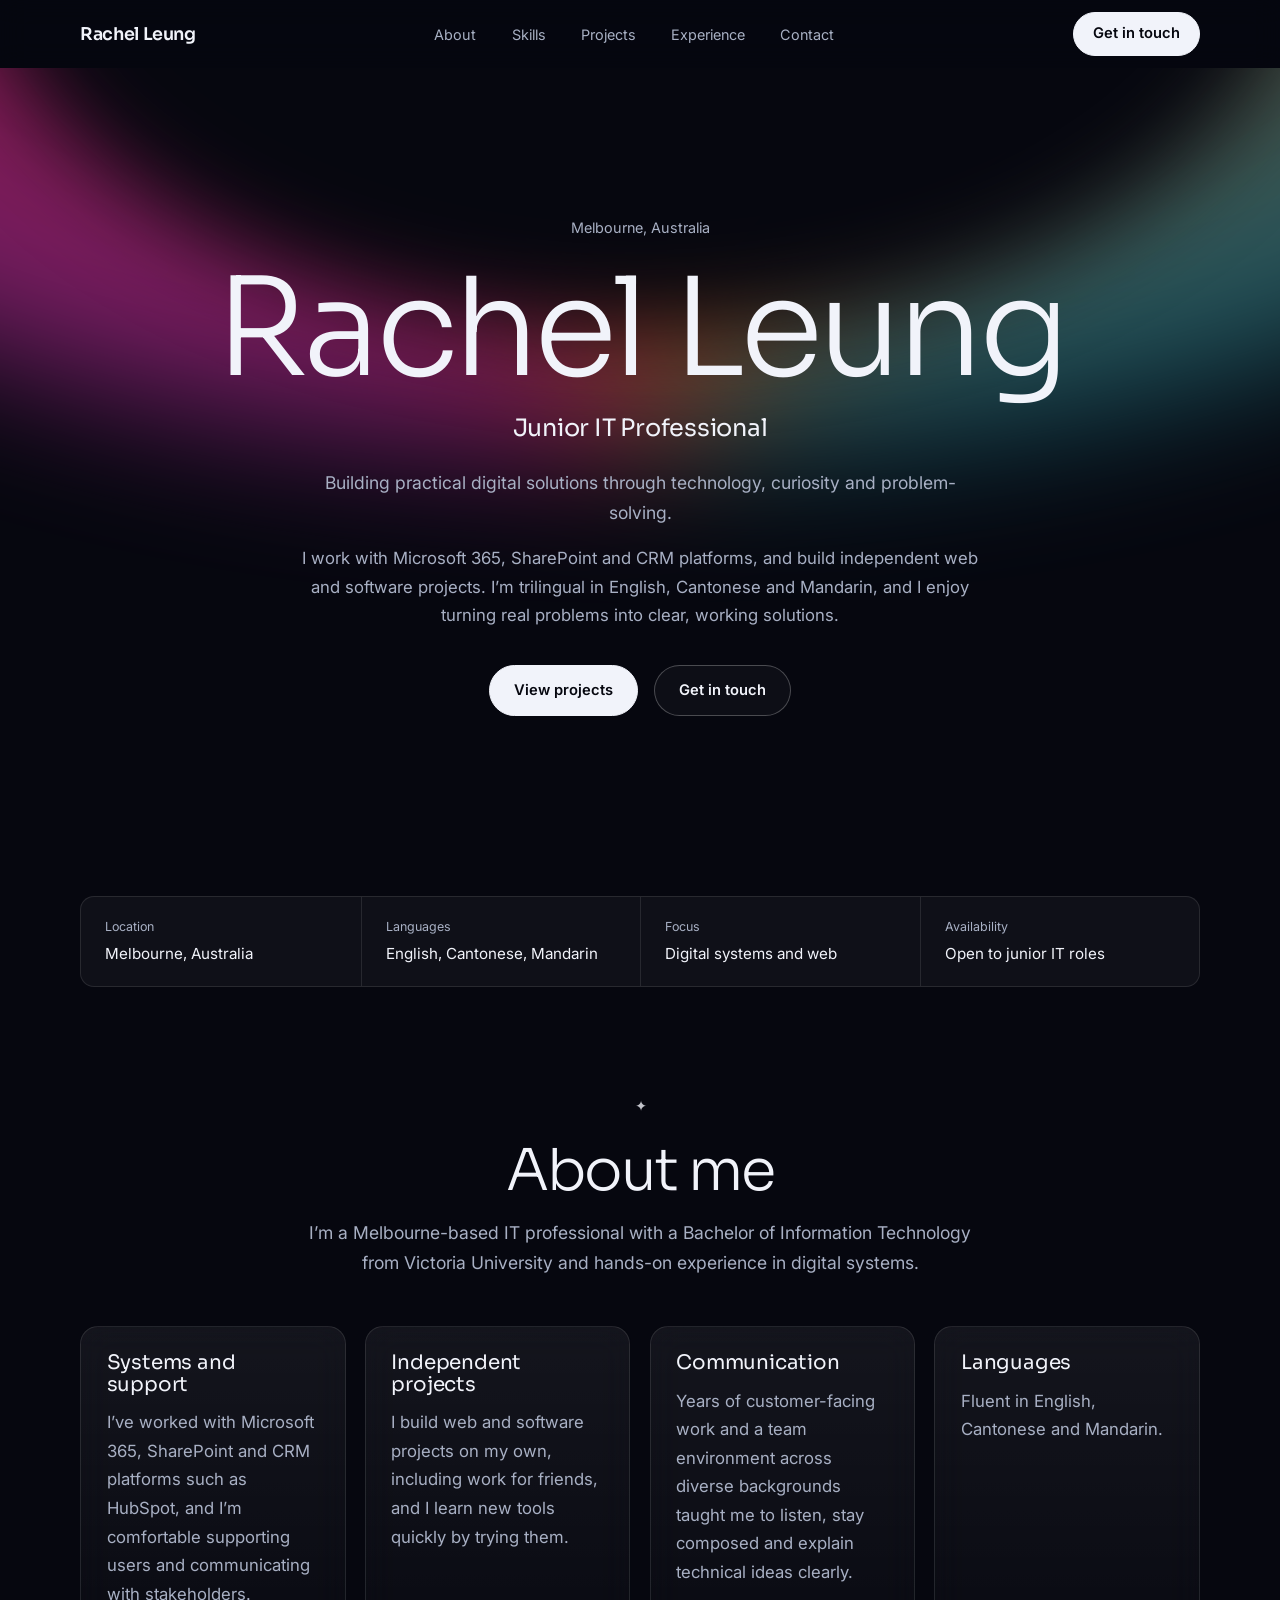
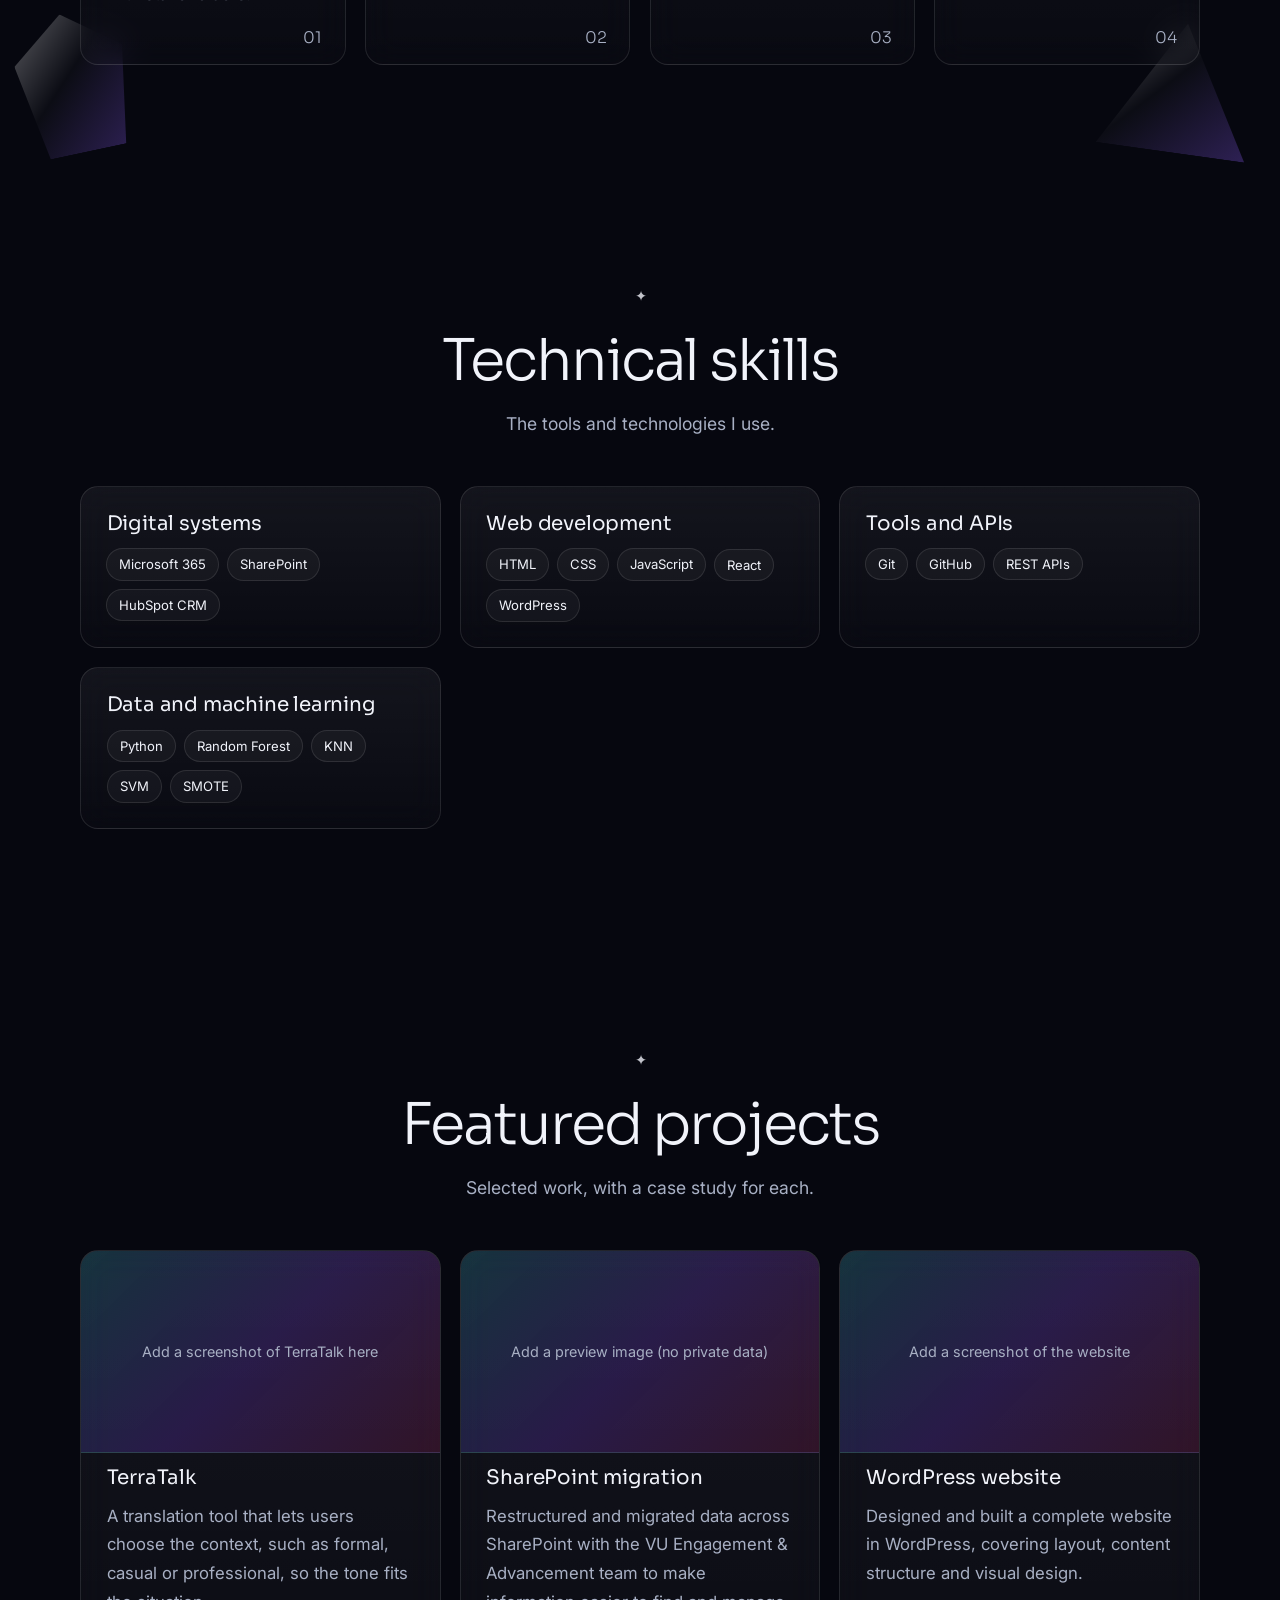
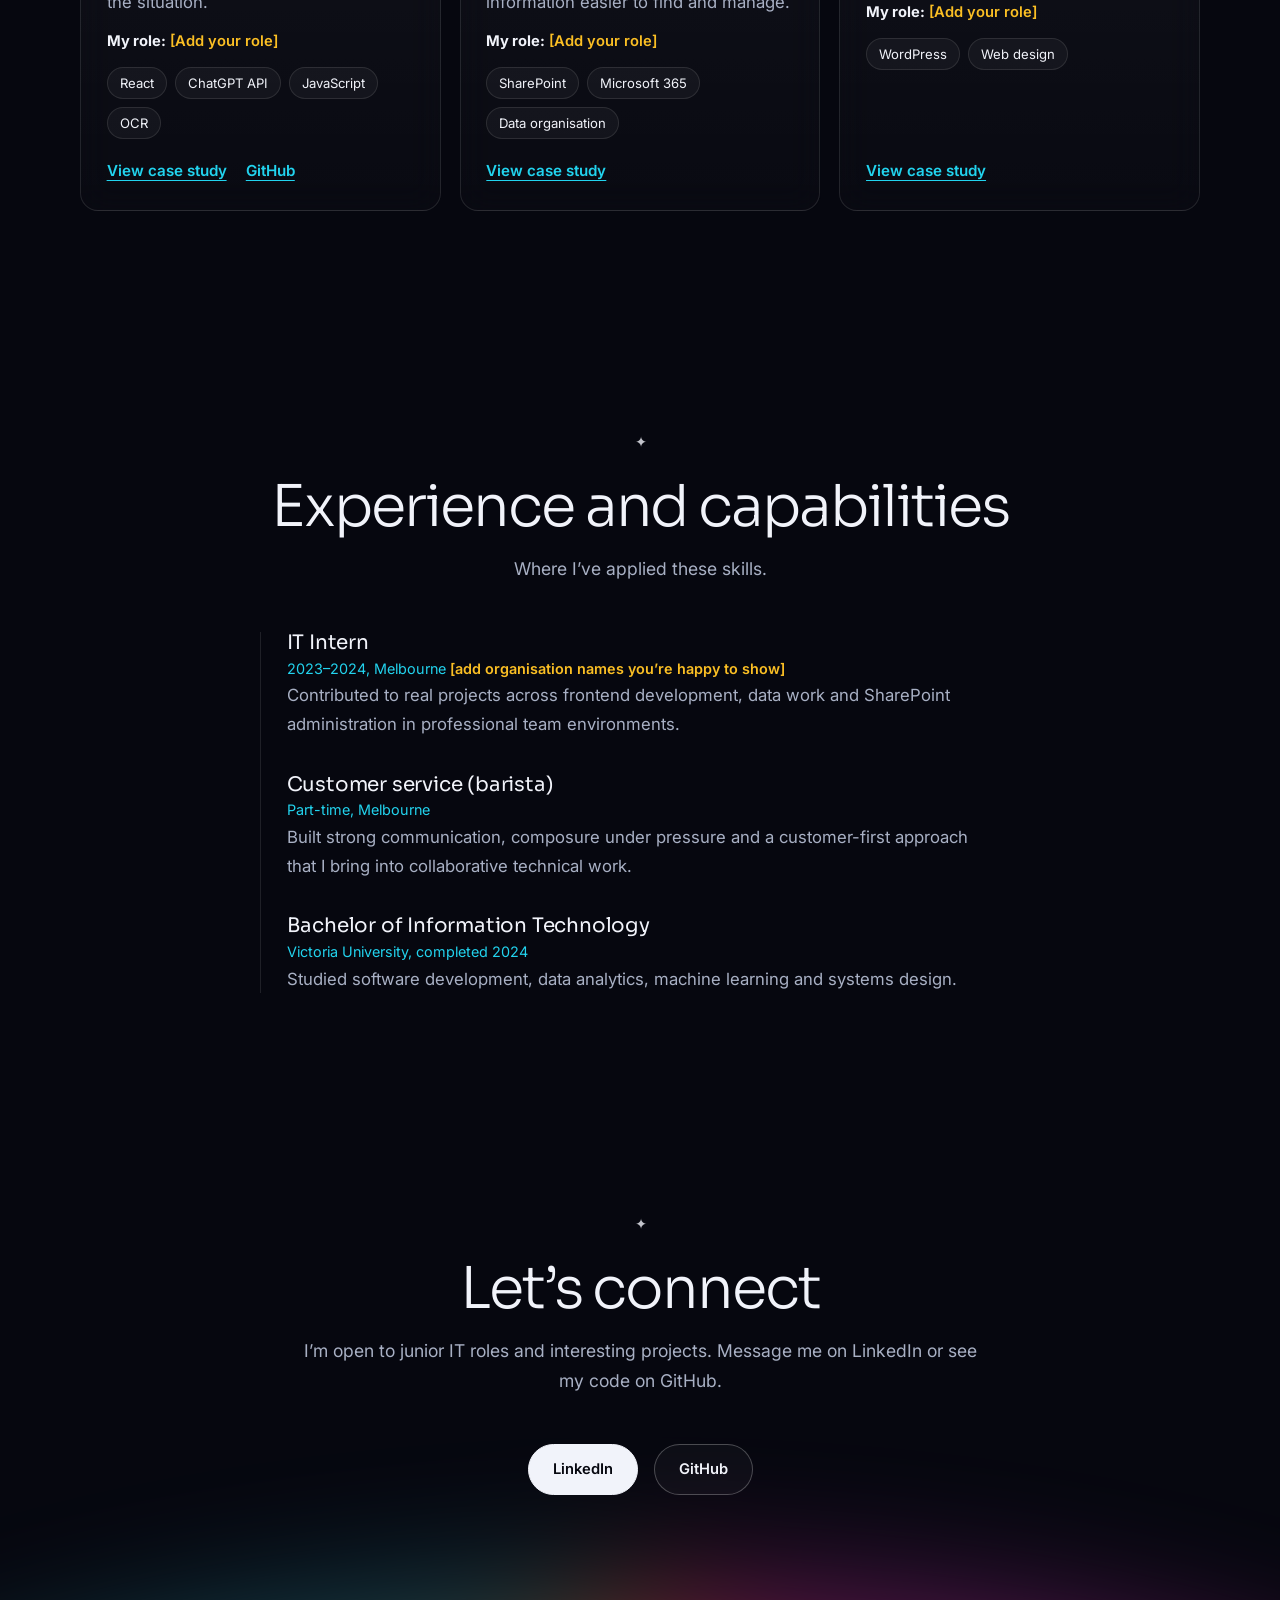
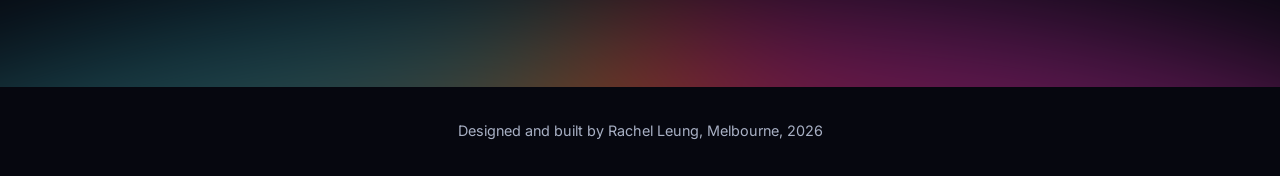
<file: index.html>
<!DOCTYPE html>
<html lang="en-AU">
<head>
<meta charset="utf-8">
<meta name="viewport" content="width=device-width, initial-scale=1">
<title>Rachel Leung | Junior IT Professional</title>
<meta name="description" content="Rachel Leung is a Junior IT Professional in Melbourne working with Microsoft 365, SharePoint, CRM platforms and web technologies.">
<link rel="preconnect" href="https://fonts.googleapis.com">
<link rel="preconnect" href="https://fonts.gstatic.com" crossorigin>
<link href="https://fonts.googleapis.com/css2?family=Inter:wght@400;600&family=Sora:wght@300;400;600&display=swap" rel="stylesheet">
<link rel="stylesheet" href="style.css">
<script>document.documentElement.classList.add("js")</script>
</head>
<body>
<a class="skip" href="#main">Skip to content</a>
<header id="top">
<nav class="wrap" aria-label="Main">
<a class="logo" href="#top">Rachel Leung</a>
<button class="menu" aria-expanded="false" aria-controls="links">Menu</button>
<ul class="links" id="links">
<li><a href="#about">About</a></li>
<li><a href="#skills">Skills</a></li>
<li><a href="#projects">Projects</a></li>
<li><a href="#experience">Experience</a></li>
<li><a href="#contact">Contact</a></li>
</ul>
<a class="btn cta" href="#contact">Get in touch</a>
</nav>
</header>

<main id="main">
<section class="hero">
<div class="aurora" aria-hidden="true"></div>
<div class="wrap">
<p class="kicker">Melbourne, Australia</p>
<h1>Rachel Leung</h1>
<p class="role">Junior IT Professional</p>
<p class="tag">Building practical digital solutions through technology, curiosity and problem-solving.</p>
<p class="intro">I work with Microsoft 365, SharePoint and CRM platforms, and build independent web and software projects. I’m trilingual in English, Cantonese and Mandarin, and I enjoy turning real problems into clear, working solutions.</p>
<div class="btns">
<a class="btn primary" href="#projects">View projects</a>
<a class="btn ghost" href="#contact">Get in touch</a>
</div>
</div>
</section>

<div class="wrap">
<dl class="strip">
<div><dt>Location</dt><dd>Melbourne, Australia</dd></div>
<div><dt>Languages</dt><dd>English, Cantonese, Mandarin</dd></div>
<div><dt>Focus</dt><dd>Digital systems and web</dd></div>
<div><dt>Availability</dt><dd>Open to junior IT roles</dd></div>
</dl>
</div>

<section id="about">
<span class="crystal c1" aria-hidden="true"></span><span class="crystal c2" aria-hidden="true"></span>
<div class="wrap reveal">
<h2>About me</h2>
<p class="lead">I’m a Melbourne-based IT professional with a Bachelor of Information Technology from Victoria University and hands-on experience in digital systems.</p>
<div class="grid g2">
<div class="card"><h3>Systems and support</h3><p>I’ve worked with Microsoft 365, SharePoint and CRM platforms such as HubSpot, and I’m comfortable supporting users and communicating with stakeholders.</p></div>
<div class="card"><h3>Independent projects</h3><p>I build web and software projects on my own, including work for friends, and I learn new tools quickly by trying them.</p></div>
<div class="card"><h3>Communication</h3><p>Years of customer-facing work and a team environment across diverse backgrounds taught me to listen, stay composed and explain technical ideas clearly.</p></div>
<div class="card"><h3>Languages</h3><p>Fluent in English, Cantonese and Mandarin.</p></div>
</div>
</div>
</section>

<section id="skills">
<div class="wrap reveal">
<h2>Technical skills</h2>
<p class="lead">The tools and technologies I use.</p>
<div class="grid g3">
<div class="card skill"><h3>Digital systems</h3><ul class="chips"><li>Microsoft 365</li><li>SharePoint</li><li>HubSpot CRM</li></ul></div>
<div class="card skill"><h3>Web development</h3><ul class="chips"><li>HTML</li><li>CSS</li><li>JavaScript</li><li>React</li><li>WordPress</li></ul></div>
<div class="card skill"><h3>Tools and APIs</h3><ul class="chips"><li>Git</li><li>GitHub</li><li>REST APIs</li></ul></div>
<!-- Optional: delete this card if you prefer not to show data skills -->
<div class="card skill"><h3>Data and machine learning</h3><ul class="chips"><li>Python</li><li>Random Forest</li><li>KNN</li><li>SVM</li><li>SMOTE</li></ul></div>
</div>
</div>
</section>

<section id="projects">
<div class="wrap">
<h2>Featured projects</h2>
<p class="lead">Selected work, with a case study for each.</p>
<div class="grid g3">

<article class="card project reveal">
<!-- To add a screenshot: replace the div below with <img src="assets/images/terratalk.png" alt="TerraTalk screenshot"> inside .preview -->
<div class="preview">Add a screenshot of TerraTalk here</div>
<div class="pbody">
<h3>TerraTalk</h3>
<p>A translation tool that lets users choose the context, such as formal, casual or professional, so the tone fits the situation.</p>
<p class="role-line"><strong>My role:</strong> <span class="ph">[Add your role]</span></p>
<ul class="chips"><li>React</li><li>ChatGPT API</li><li>JavaScript</li><li>OCR</li></ul>
<div class="plinks"><a href="projects/terratalk.html">View case study</a><a href="https://github.com/rachintech">GitHub</a></div>
</div>
</article>

<article class="card project reveal">
<div class="preview">Add a preview image (no private data)</div>
<div class="pbody">
<h3>SharePoint migration</h3>
<p>Restructured and migrated data across SharePoint with the VU Engagement &amp; Advancement team to make information easier to find and manage.</p>
<p class="role-line"><strong>My role:</strong> <span class="ph">[Add your role]</span></p>
<ul class="chips"><li>SharePoint</li><li>Microsoft 365</li><li>Data organisation</li></ul>
<div class="plinks"><a href="projects/sharepoint-migration.html">View case study</a></div>
</div>
</article>

<!-- Swap this card for Terno App or WIRE if you prefer; copy the same structure -->
<article class="card project reveal">
<div class="preview">Add a screenshot of the website</div>
<div class="pbody">
<h3>WordPress website</h3>
<p>Designed and built a complete website in WordPress, covering layout, content structure and visual design.</p>
<p class="role-line"><strong>My role:</strong> <span class="ph">[Add your role]</span></p>
<ul class="chips"><li>WordPress</li><li>Web design</li></ul>
<div class="plinks"><a href="projects/wordpress-website.html">View case study</a></div>
</div>
</article>

</div>
</div>
</section>

<section id="experience">
<div class="wrap reveal">
<h2>Experience and capabilities</h2>
<p class="lead">Where I’ve applied these skills.</p>
<div class="tl">
<div><h3>IT Intern</h3><p class="when">2023–2024, Melbourne <span class="ph">[add organisation names you’re happy to show]</span></p><p>Contributed to real projects across frontend development, data work and SharePoint administration in professional team environments.</p></div>
<div><h3>Customer service (barista)</h3><p class="when">Part-time, Melbourne</p><p>Built strong communication, composure under pressure and a customer-first approach that I bring into collaborative technical work.</p></div>
<div><h3>Bachelor of Information Technology</h3><p class="when">Victoria University, completed 2024</p><p>Studied software development, data analytics, machine learning and systems design.</p></div>
</div>
</div>
</section>

<section id="contact" class="contact">
<div class="wrap reveal">
<h2>Let’s connect</h2>
<p class="lead">I’m open to junior IT roles and interesting projects. Message me on LinkedIn or see my code on GitHub.</p>
<div class="btns">
<a class="btn primary" href="https://www.linkedin.com/in/rach-leung/">LinkedIn</a>
<a class="btn ghost" href="https://github.com/rachintech">GitHub</a>
</div>
</div>
</section>
</main>

<footer><div class="wrap">Designed and built by Rachel Leung, Melbourne, <span id="year">2026</span></div></footer>
<script src="script.js"></script>
</body>
</html>
</file>
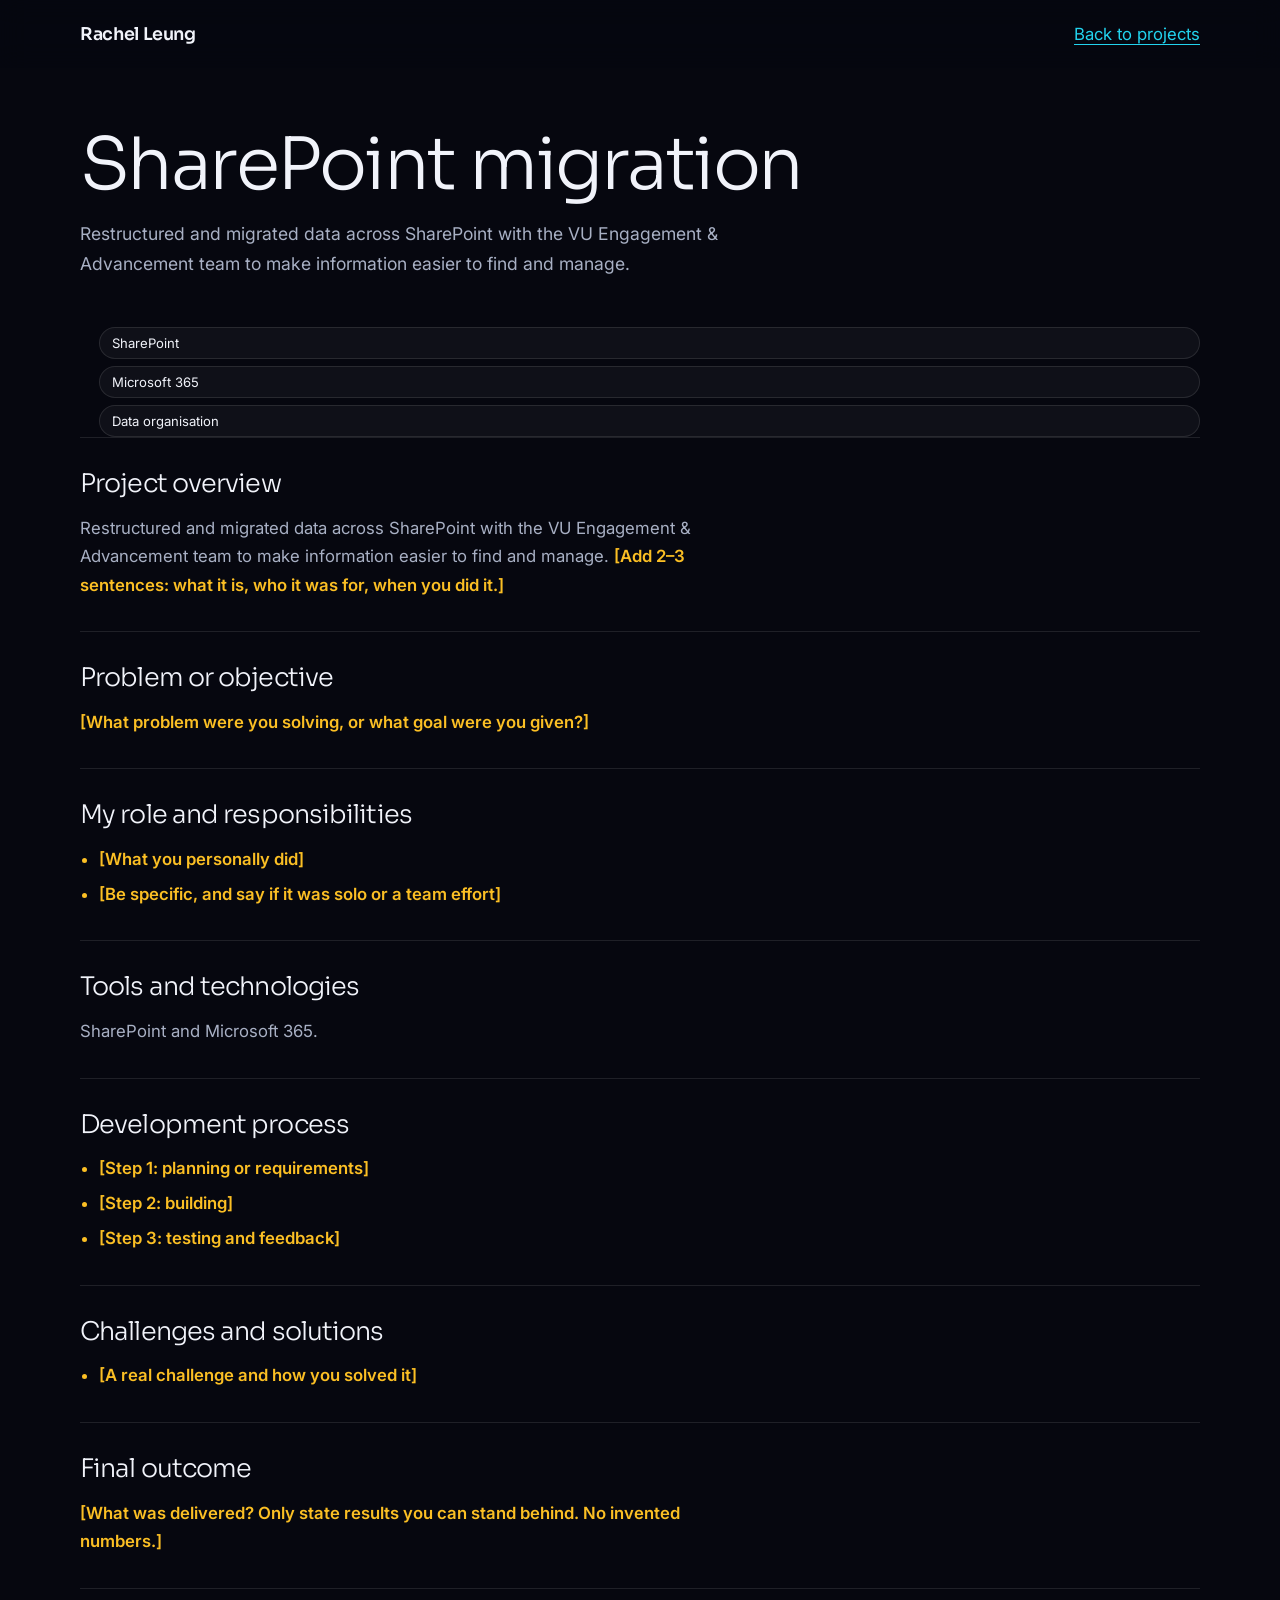
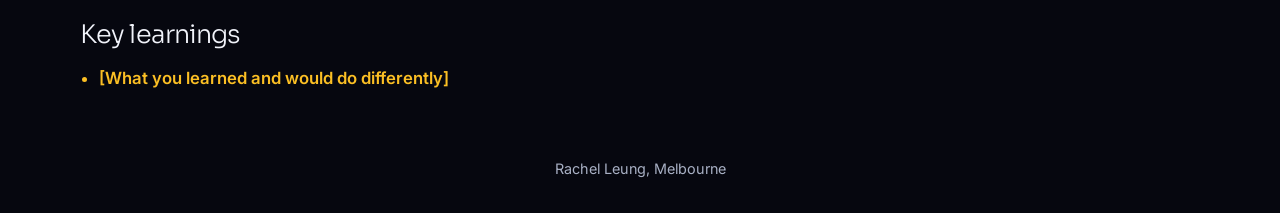
<file: projects/sharepoint-migration.html>
<!DOCTYPE html>
<html lang="en-AU">
<head>
<meta charset="utf-8">
<meta name="viewport" content="width=device-width, initial-scale=1">
<title>SharePoint migration | Rachel Leung</title>
<link rel="preconnect" href="https://fonts.googleapis.com">
<link rel="preconnect" href="https://fonts.gstatic.com" crossorigin>
<link href="https://fonts.googleapis.com/css2?family=Inter:wght@400;600&family=Sora:wght@300;400;600&display=swap" rel="stylesheet">
<link rel="stylesheet" href="../style.css">
</head>
<body>
<a class="skip" href="#main">Skip to content</a>
<header><nav class="wrap" aria-label="Main"><a class="logo" href="../index.html">Rachel Leung</a><a class="back" href="../index.html#projects">Back to projects</a></nav></header>
<main id="main" class="wrap case">
<h1>SharePoint migration</h1>
<p class="lead">Restructured and migrated data across SharePoint with the VU Engagement &amp; Advancement team to make information easier to find and manage.</p>
<ul class="chips"><li>SharePoint</li><li>Microsoft 365</li><li>Data organisation</li></ul>

<section><h2>Project overview</h2><p>Restructured and migrated data across SharePoint with the VU Engagement &amp; Advancement team to make information easier to find and manage. <span class="ph">[Add 2–3 sentences: what it is, who it was for, when you did it.]</span></p></section>
<section><h2>Problem or objective</h2><p class="ph">[What problem were you solving, or what goal were you given?]</p></section>
<section><h2>My role and responsibilities</h2><ul><li class="ph">[What you personally did]</li><li class="ph">[Be specific, and say if it was solo or a team effort]</li></ul></section>
<section><h2>Tools and technologies</h2><p>SharePoint and Microsoft 365.</p></section>
<section><h2>Development process</h2><ul><li class="ph">[Step 1: planning or requirements]</li><li class="ph">[Step 2: building]</li><li class="ph">[Step 3: testing and feedback]</li></ul></section>
<section><h2>Challenges and solutions</h2><ul><li class="ph">[A real challenge and how you solved it]</li></ul></section>
<section><h2>Final outcome</h2><p class="ph">[What was delivered? Only state results you can stand behind. No invented numbers.]</p></section>
<section><h2>Key learnings</h2><ul><li class="ph">[What you learned and would do differently]</li></ul></section>
</main>
<footer><div class="wrap">Rachel Leung, Melbourne</div></footer>
</body>
</html>
</file>
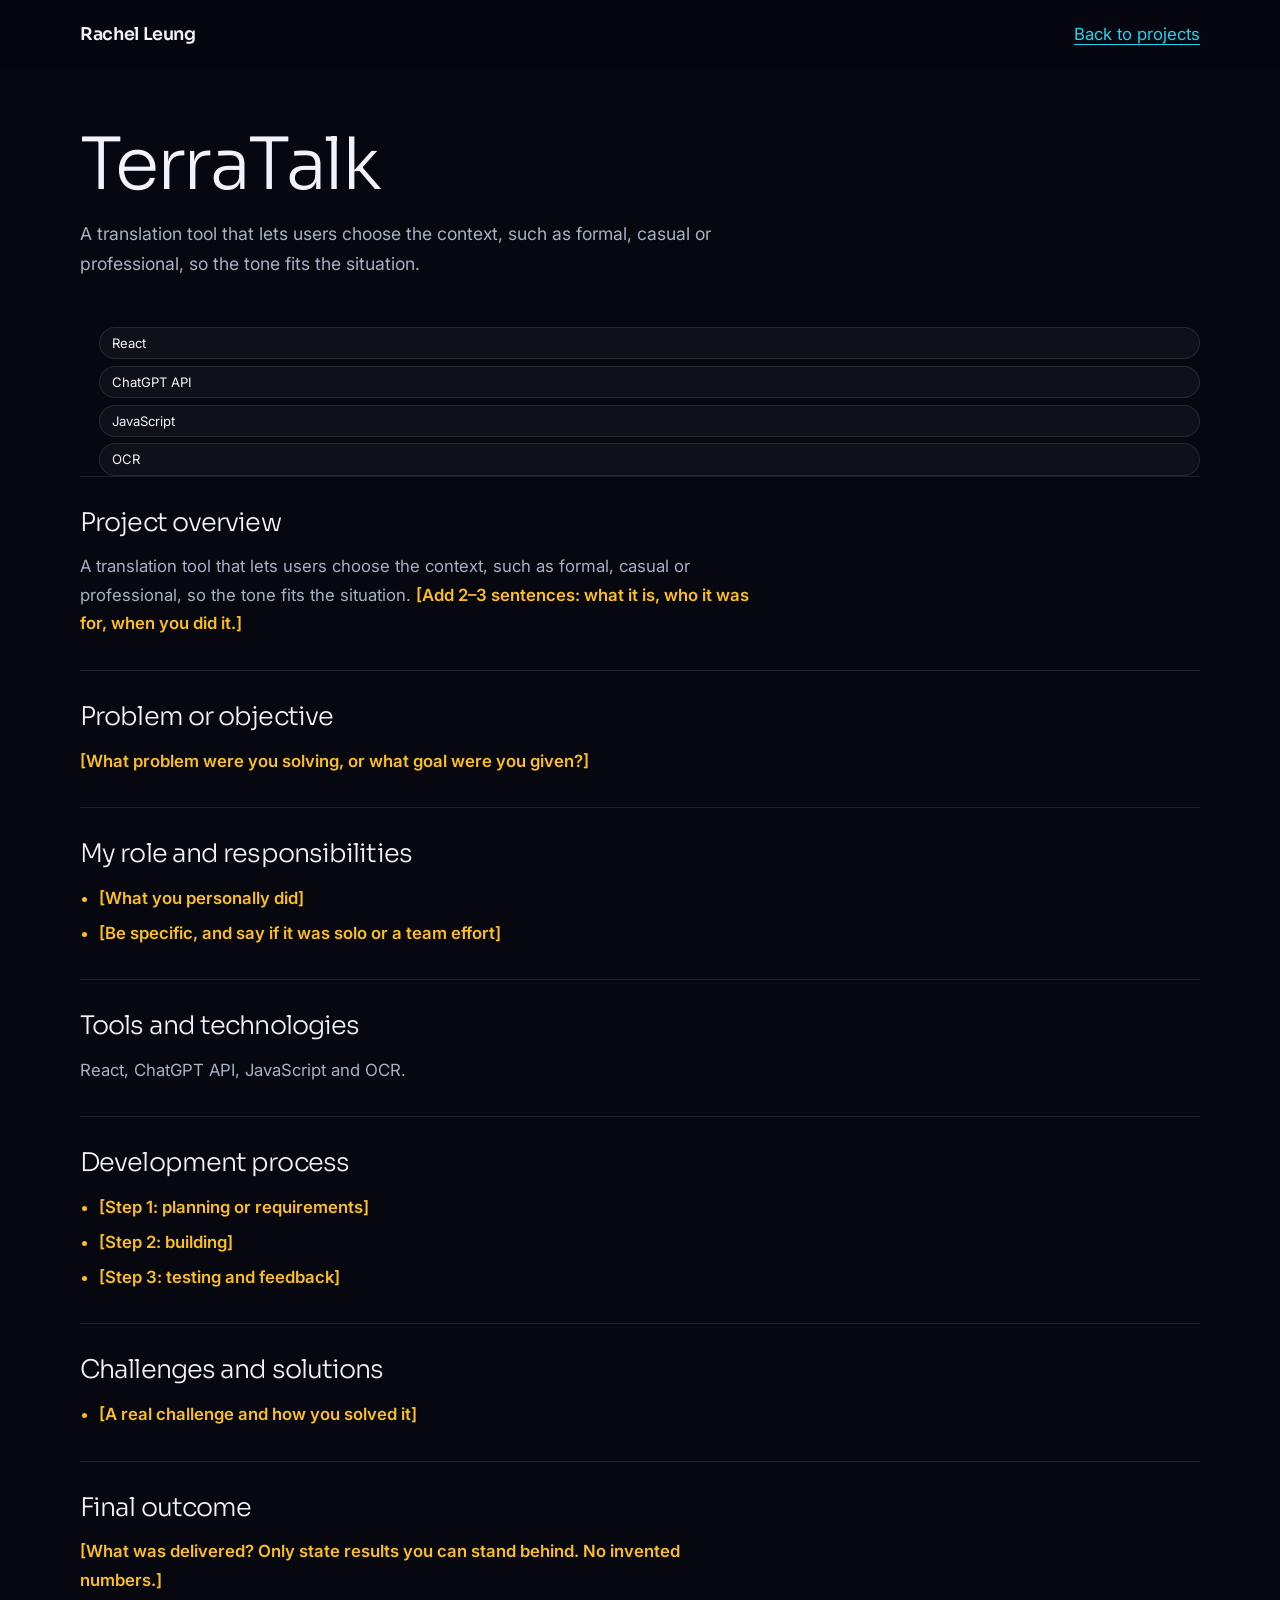
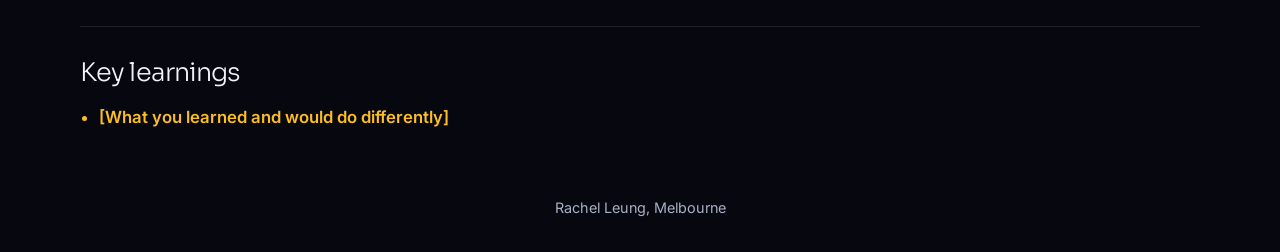
<file: projects/terratalk.html>
<!DOCTYPE html>
<html lang="en-AU">
<head>
<meta charset="utf-8">
<meta name="viewport" content="width=device-width, initial-scale=1">
<title>TerraTalk | Rachel Leung</title>
<link rel="preconnect" href="https://fonts.googleapis.com">
<link rel="preconnect" href="https://fonts.gstatic.com" crossorigin>
<link href="https://fonts.googleapis.com/css2?family=Inter:wght@400;600&family=Sora:wght@300;400;600&display=swap" rel="stylesheet">
<link rel="stylesheet" href="../style.css">
</head>
<body>
<a class="skip" href="#main">Skip to content</a>
<header><nav class="wrap" aria-label="Main"><a class="logo" href="../index.html">Rachel Leung</a><a class="back" href="../index.html#projects">Back to projects</a></nav></header>
<main id="main" class="wrap case">
<h1>TerraTalk</h1>
<p class="lead">A translation tool that lets users choose the context, such as formal, casual or professional, so the tone fits the situation.</p>
<ul class="chips"><li>React</li><li>ChatGPT API</li><li>JavaScript</li><li>OCR</li></ul>

<section><h2>Project overview</h2><p>A translation tool that lets users choose the context, such as formal, casual or professional, so the tone fits the situation. <span class="ph">[Add 2–3 sentences: what it is, who it was for, when you did it.]</span></p></section>
<section><h2>Problem or objective</h2><p class="ph">[What problem were you solving, or what goal were you given?]</p></section>
<section><h2>My role and responsibilities</h2><ul><li class="ph">[What you personally did]</li><li class="ph">[Be specific, and say if it was solo or a team effort]</li></ul></section>
<section><h2>Tools and technologies</h2><p>React, ChatGPT API, JavaScript and OCR.</p></section>
<section><h2>Development process</h2><ul><li class="ph">[Step 1: planning or requirements]</li><li class="ph">[Step 2: building]</li><li class="ph">[Step 3: testing and feedback]</li></ul></section>
<section><h2>Challenges and solutions</h2><ul><li class="ph">[A real challenge and how you solved it]</li></ul></section>
<section><h2>Final outcome</h2><p class="ph">[What was delivered? Only state results you can stand behind. No invented numbers.]</p></section>
<section><h2>Key learnings</h2><ul><li class="ph">[What you learned and would do differently]</li></ul></section>
</main>
<footer><div class="wrap">Rachel Leung, Melbourne</div></footer>
</body>
</html>
</file>
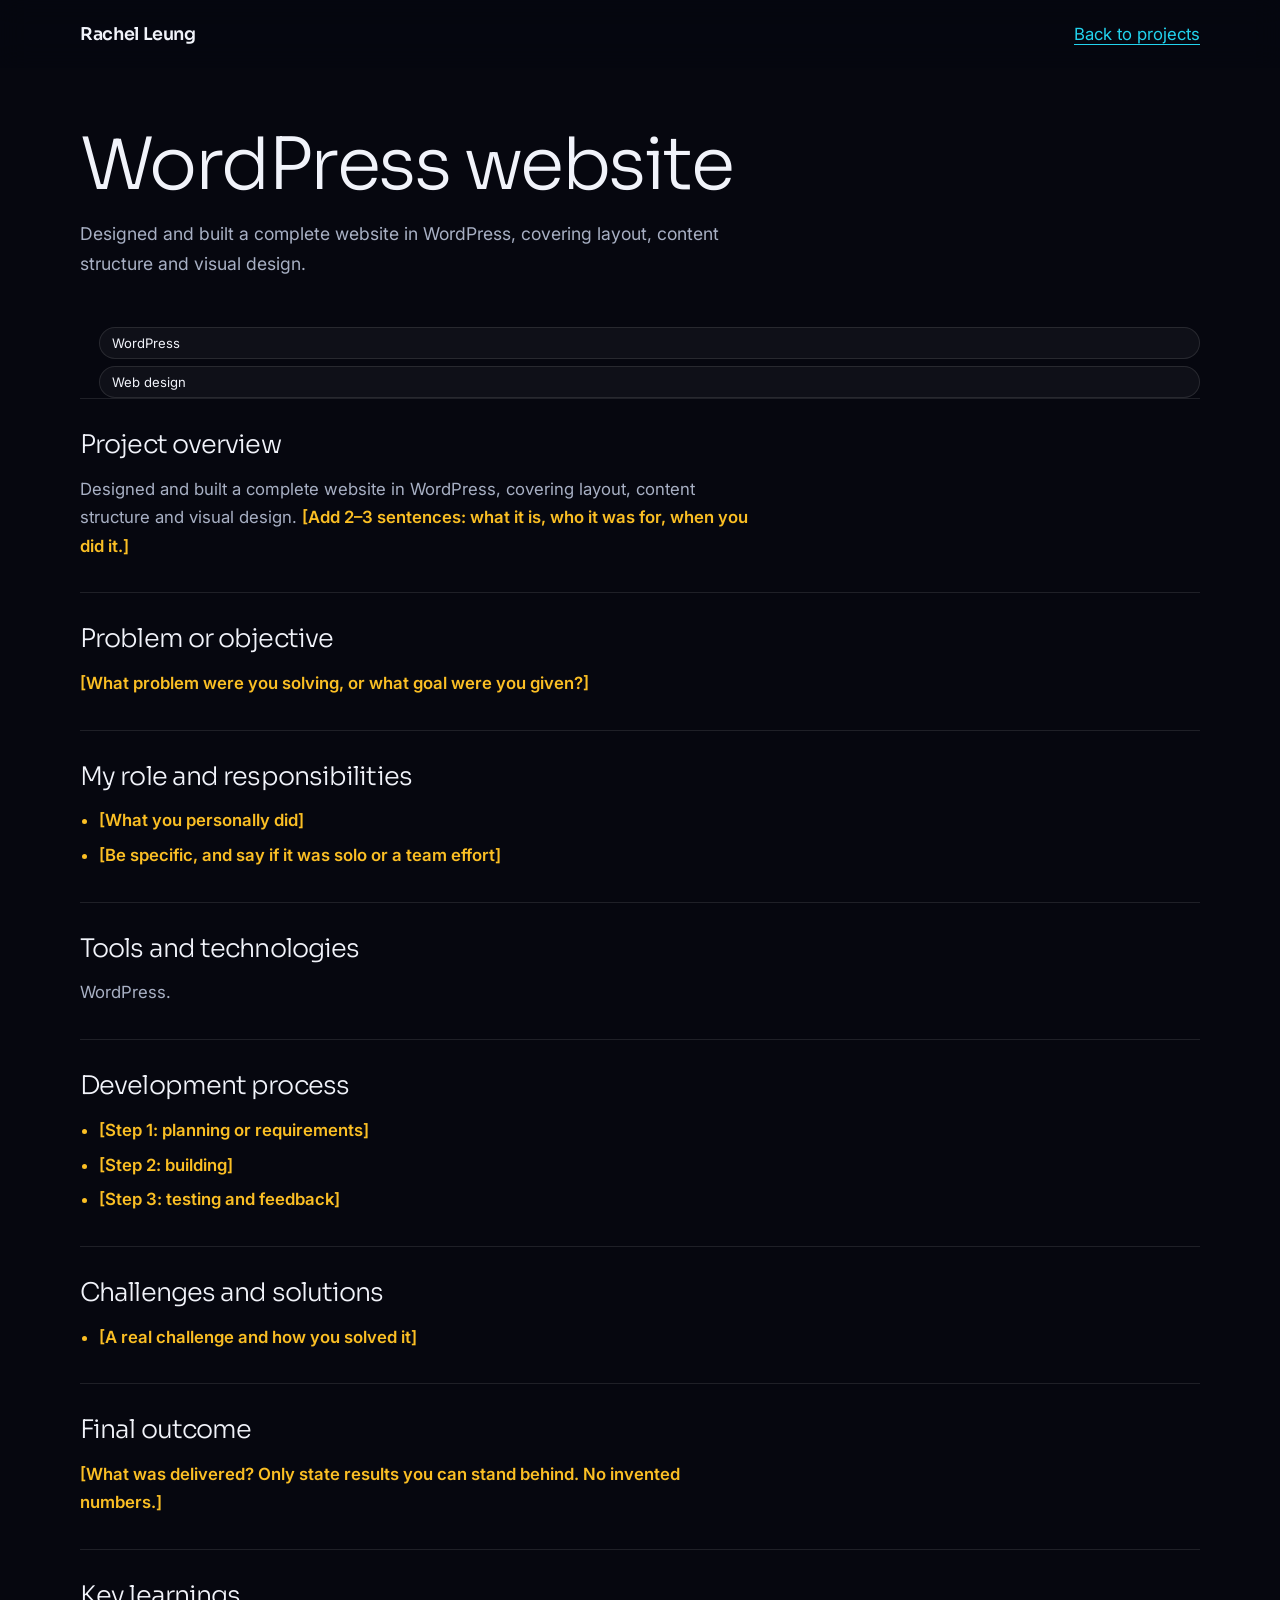
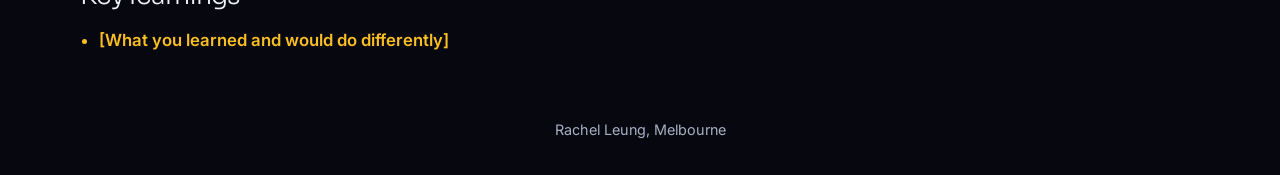
<file: projects/wordpress-website.html>
<!DOCTYPE html>
<html lang="en-AU">
<head>
<meta charset="utf-8">
<meta name="viewport" content="width=device-width, initial-scale=1">
<title>WordPress website | Rachel Leung</title>
<link rel="preconnect" href="https://fonts.googleapis.com">
<link rel="preconnect" href="https://fonts.gstatic.com" crossorigin>
<link href="https://fonts.googleapis.com/css2?family=Inter:wght@400;600&family=Sora:wght@300;400;600&display=swap" rel="stylesheet">
<link rel="stylesheet" href="../style.css">
</head>
<body>
<a class="skip" href="#main">Skip to content</a>
<header><nav class="wrap" aria-label="Main"><a class="logo" href="../index.html">Rachel Leung</a><a class="back" href="../index.html#projects">Back to projects</a></nav></header>
<main id="main" class="wrap case">
<h1>WordPress website</h1>
<p class="lead">Designed and built a complete website in WordPress, covering layout, content structure and visual design.</p>
<ul class="chips"><li>WordPress</li><li>Web design</li></ul>

<section><h2>Project overview</h2><p>Designed and built a complete website in WordPress, covering layout, content structure and visual design. <span class="ph">[Add 2–3 sentences: what it is, who it was for, when you did it.]</span></p></section>
<section><h2>Problem or objective</h2><p class="ph">[What problem were you solving, or what goal were you given?]</p></section>
<section><h2>My role and responsibilities</h2><ul><li class="ph">[What you personally did]</li><li class="ph">[Be specific, and say if it was solo or a team effort]</li></ul></section>
<section><h2>Tools and technologies</h2><p>WordPress.</p></section>
<section><h2>Development process</h2><ul><li class="ph">[Step 1: planning or requirements]</li><li class="ph">[Step 2: building]</li><li class="ph">[Step 3: testing and feedback]</li></ul></section>
<section><h2>Challenges and solutions</h2><ul><li class="ph">[A real challenge and how you solved it]</li></ul></section>
<section><h2>Final outcome</h2><p class="ph">[What was delivered? Only state results you can stand behind. No invented numbers.]</p></section>
<section><h2>Key learnings</h2><ul><li class="ph">[What you learned and would do differently]</li></ul></section>
</main>
<footer><div class="wrap">Rachel Leung, Melbourne</div></footer>
</body>
</html>
</file>
<file: style.css>
:root{--bg:#06070f;--text:#f1f3fa;--muted:#a8b0c4;--cyan:#22d3ee;--line:rgba(255,255,255,.1);--glass:rgba(255,255,255,.04);--font:"Sora",system-ui,-apple-system,"Segoe UI",sans-serif;--body:"Inter",system-ui,-apple-system,"Segoe UI",sans-serif}
*{box-sizing:border-box;margin:0}
html{scroll-behavior:smooth;scroll-padding-top:80px}
body{background:var(--bg);color:var(--text);font:400 1.05rem/1.7 var(--body);-webkit-font-smoothing:antialiased}
a{color:inherit}
:focus-visible{outline:3px solid var(--cyan);outline-offset:3px;border-radius:6px}
.skip{position:absolute;left:-999px;top:8px;background:var(--cyan);color:#001018;padding:.6rem 1rem;border-radius:8px;z-index:100}
.skip:focus{left:8px}
.wrap{width:min(1120px,100% - 2.5rem);margin-inline:auto}
h1,h2,h3{font-family:var(--font);font-weight:300;line-height:1.08;letter-spacing:-.035em}
h2{font-size:clamp(2.2rem,5vw,3.6rem);margin-bottom:1rem}
h3{font-size:1.25rem;font-weight:400;letter-spacing:-.01em}
p{color:var(--muted);max-width:62ch}
section{padding:clamp(4rem,9vw,7rem) 0}
.lead{font-size:1.1rem;margin-bottom:3rem}
main:not(.case) h2,main:not(.case) .lead{text-align:center;margin-inline:auto}
main:not(.case) section>.wrap>h2::before{content:"✦" / "";display:block;font-size:.9rem;color:var(--text);margin-bottom:1.6rem;opacity:.8}

/* Nav */
header{position:sticky;top:0;z-index:50;background:rgba(6,7,15,.6);backdrop-filter:blur(14px);-webkit-backdrop-filter:blur(14px)}
nav{display:flex;align-items:center;justify-content:space-between;height:68px;gap:1rem}
.logo{font:600 1.1rem var(--font);text-decoration:none;letter-spacing:-.02em}
.links{display:flex;gap:2.2rem;list-style:none;padding:0}
.links a{text-decoration:none;color:var(--muted);font-size:.9rem;transition:color .2s}
.links a:hover{color:var(--text)}
.menu{display:none;background:none;border:1px solid var(--line);color:var(--text);padding:.45rem .9rem;border-radius:999px;font:inherit;cursor:pointer}
.btn{display:inline-block;padding:.75rem 1.5rem;border-radius:999px;text-decoration:none;font-weight:600;font-size:.92rem;border:1px solid rgba(255,255,255,.25);background:rgba(255,255,255,.03);transition:background .25s,transform .25s}
.btn:hover{background:rgba(255,255,255,.12);transform:translateY(-2px)}
.btn.primary{background:#f1f3fa;color:#06070f;border-color:#f1f3fa}
.btn.primary:hover{background:#fff}
.cta{padding:.55rem 1.2rem;background:#f1f3fa;color:#06070f;border-color:#f1f3fa}
.btns{display:flex;gap:1rem;flex-wrap:wrap;justify-content:center}

/* Hero with aurora arc */
.hero{position:relative;overflow:hidden;min-height:92vh;display:flex;align-items:center;text-align:center;padding-top:5rem}
.aurora{position:absolute;left:50%;top:-42%;width:150%;height:88%;translate:-50% 0;border-radius:50%;background:conic-gradient(from 90deg at 50% 100%,#0891b2,#2563eb,#7c3aed,#db2777,#f97316,#0891b2);filter:blur(70px);opacity:.6;pointer-events:none}
.hero::after{content:"";position:absolute;left:50%;top:-70%;width:105%;height:102%;translate:-50% 0;border-radius:50%;background:var(--bg);filter:blur(45px);pointer-events:none}
.hero .wrap{position:relative;z-index:1}
.hero p{margin-inline:auto}
.hero h1{font-size:clamp(3.6rem,12vw,8.5rem);margin:1rem 0 .6rem}
.hero .role{font:400 clamp(1.1rem,2.4vw,1.5rem) var(--font);color:var(--text);letter-spacing:-.01em}
.hero .tag{font-size:1.1rem;margin:1.6rem auto 1rem}
.hero .intro{margin-bottom:2.2rem}
.kicker{font-size:.9rem}

/* Facts strip */
.strip{display:grid;grid-template-columns:repeat(4,1fr);border:1px solid var(--line);border-radius:14px;background:var(--glass)}
.strip div{padding:1.2rem 1.5rem;border-left:1px solid var(--line)}
.strip div:first-child{border-left:0}
.strip dt{font-size:.78rem;color:var(--muted);margin-bottom:.2rem}
.strip dd{font-size:.95rem}

/* Cards */
.card{position:relative;background:linear-gradient(180deg,rgba(255,255,255,.06),rgba(255,255,255,.015));border:1px solid var(--line);border-radius:18px;backdrop-filter:blur(16px);-webkit-backdrop-filter:blur(16px);padding:1.6rem;transition:transform .3s,border-color .3s,box-shadow .3s}
.grid{display:grid;gap:1.2rem}
.g3{grid-template-columns:repeat(auto-fit,minmax(290px,1fr))}
.g2{grid-template-columns:repeat(auto-fit,minmax(300px,1fr))}
#about .g2{counter-reset:n;grid-template-columns:repeat(auto-fit,minmax(230px,1fr))}
#about .card{counter-increment:n;min-height:250px;padding-bottom:3.5rem}
#about .card h3{margin-bottom:.8rem}
#about .card::after{content:"0" counter(n);position:absolute;right:1.4rem;bottom:1rem;font:300 1rem var(--font);color:var(--muted)}
#about,#contact{position:relative;overflow:hidden}
.crystal{position:absolute;bottom:1.5rem;pointer-events:none;opacity:.75;background:linear-gradient(135deg,rgba(255,255,255,.45),rgba(255,255,255,.03) 45%,rgba(139,92,246,.4))}
.c1{left:1.5%;width:110px;height:140px;rotate:-12deg;clip-path:polygon(50% 0,100% 30%,85% 100%,15% 100%,0 30%)}
.c2{right:2%;width:150px;height:130px;rotate:8deg;clip-path:polygon(50% 0,100% 100%,0 100%)}
.project{display:flex;flex-direction:column;gap:.9rem;padding:0;overflow:hidden}
.project:hover{transform:translateY(-6px);border-color:rgba(139,92,246,.6);box-shadow:0 20px 60px rgba(139,92,246,.22)}
.preview{aspect-ratio:16/9;display:grid;place-items:center;text-align:center;padding:1rem;color:var(--muted);font-size:.9rem;background:linear-gradient(135deg,rgba(34,211,238,.16),rgba(124,58,237,.22),rgba(219,39,119,.16));border-bottom:1px solid var(--line)}
.preview img{width:100%;height:100%;object-fit:cover}
.pbody{padding:0 1.6rem 1.6rem;display:flex;flex-direction:column;gap:.8rem;flex:1}
.role-line{font-size:.92rem}
.role-line strong{color:var(--text)}
.chips{display:flex;flex-wrap:wrap;gap:.5rem;list-style:none;padding:0}
.chips li{font-size:.82rem;padding:.25rem .75rem;border:1px solid var(--line);border-radius:999px;color:var(--text);background:rgba(255,255,255,.04)}
.plinks{display:flex;gap:1.2rem;margin-top:auto;padding-top:.4rem;font-weight:600;font-size:.95rem}
.plinks a{color:var(--cyan);text-underline-offset:4px}
.skill h3{margin-bottom:.9rem}
.tl{border-left:1px solid var(--line);padding-left:1.6rem;display:grid;gap:2.2rem;max-width:760px;margin-inline:auto}
.tl h3{margin-bottom:.2rem}
.when{font-size:.9rem;color:var(--cyan)}
.contact{text-align:center;padding-bottom:12rem}
.contact::after{content:"";position:absolute;left:50%;bottom:-38rem;width:150%;height:44rem;translate:-50% 0;border-radius:50%;background:conic-gradient(from 270deg at 50% 0%,#0891b2,#2563eb,#7c3aed,#db2777,#f97316,#0891b2);filter:blur(70px);opacity:.5;pointer-events:none}
.contact .wrap{position:relative;z-index:1}
.contact p{margin-inline:auto}
footer{position:relative;z-index:1;padding:2rem 0;text-align:center;font-size:.9rem;color:var(--muted)}

/* Case studies */
.case{padding-top:3rem}
.case h1{font-size:clamp(2.4rem,7vw,4.5rem);margin:.6rem 0 1rem}
.case section{padding:2rem 0;border-top:1px solid var(--line)}
.case h2{font-size:1.6rem}
.case ul{color:var(--muted);padding-left:1.2rem;display:grid;gap:.4rem}
.ph{color:#fbbf24;font-weight:600}
.back{color:var(--cyan);text-underline-offset:4px}

.js .reveal{opacity:0;transform:translateY(18px);transition:opacity .7s,transform .7s}
.js .reveal.in{opacity:1;transform:none}
@media (max-width:900px){.crystal{display:none}.strip{grid-template-columns:1fr 1fr}.strip div:nth-child(3){border-left:0}.strip div:nth-child(n+3){border-top:1px solid var(--line)}}
@media (max-width:760px){
.menu{display:block}.cta{display:none}
.links{display:none;position:absolute;top:68px;left:0;right:0;flex-direction:column;gap:0;background:rgba(6,7,15,.97);border-bottom:1px solid var(--line);padding:.5rem 1.25rem 1rem}
.links.open{display:flex}.links a{display:block;padding:.8rem 0}
}
@media (prefers-reduced-motion:reduce){html{scroll-behavior:auto}*,*::before,*::after{animation:none!important;transition:none!important}.js .reveal{opacity:1;transform:none}}
</file>
